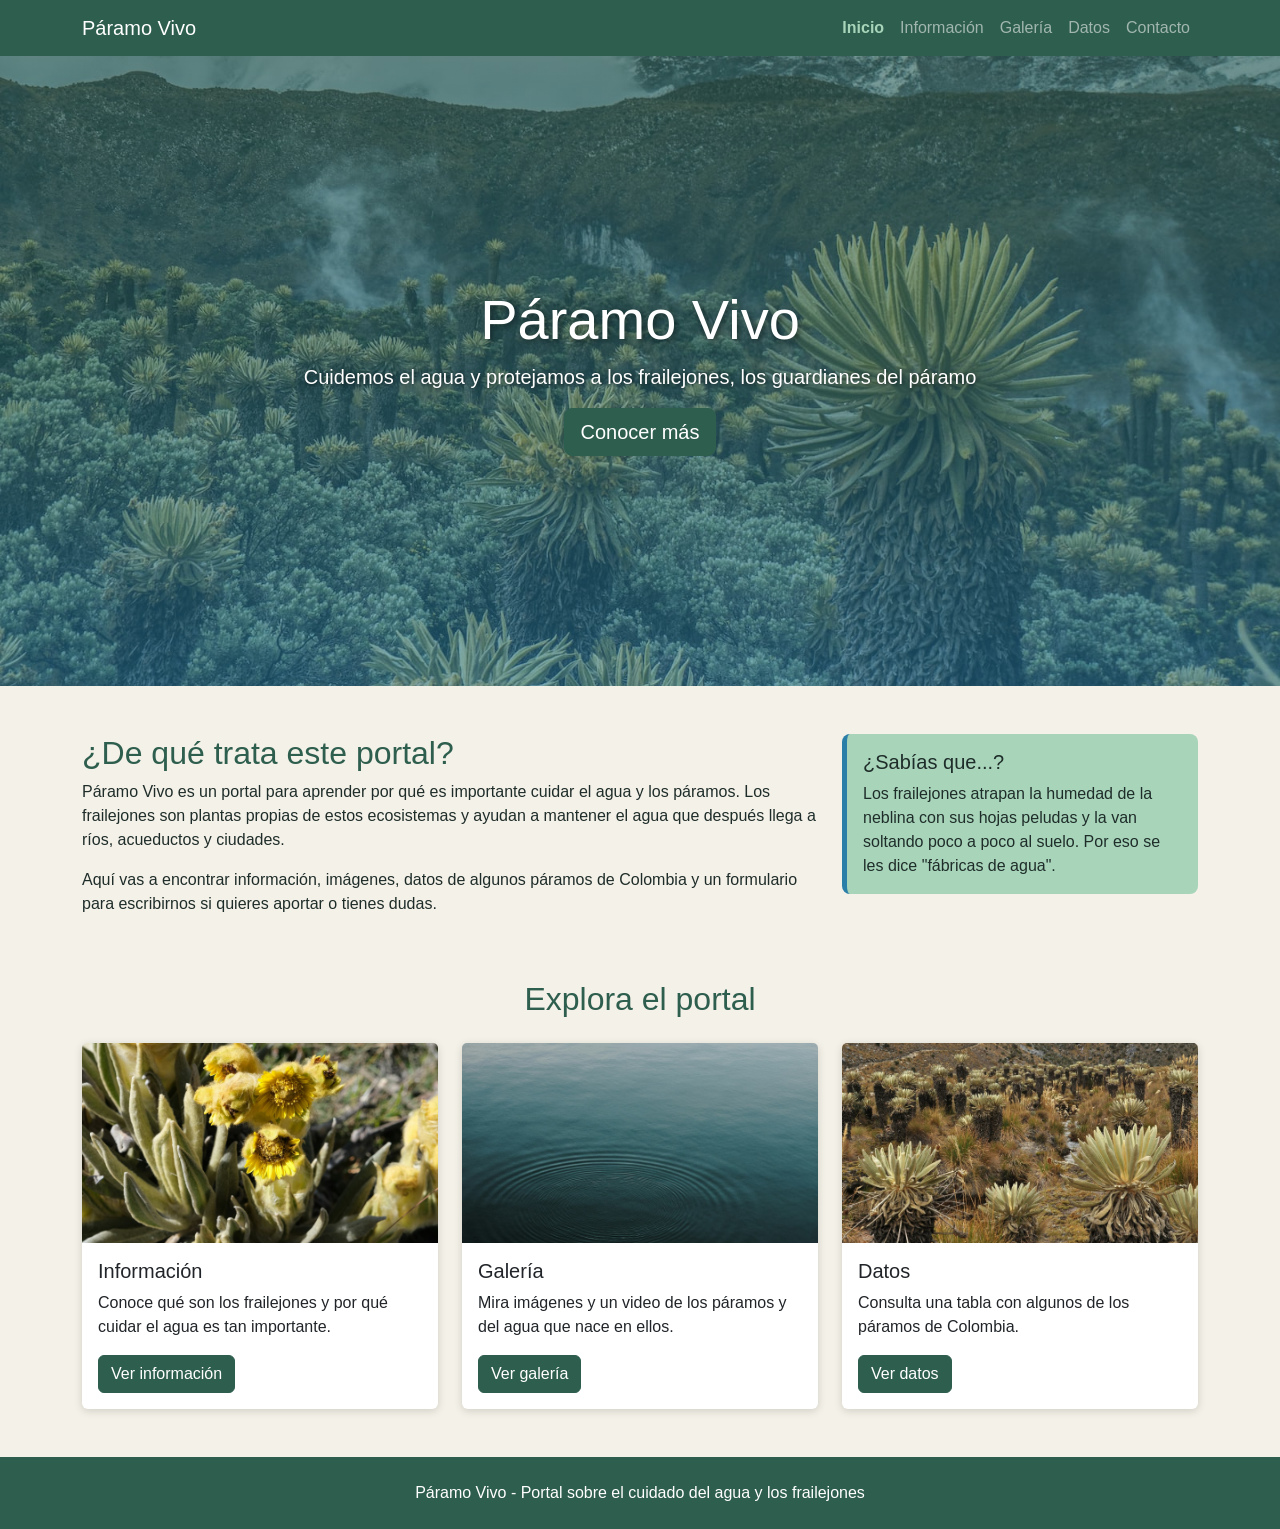
<file: index.html>
<!DOCTYPE html>
<html lang="es">
<head>
  <meta charset="UTF-8">
  <meta name="viewport" content="width=device-width, initial-scale=1.0">
  <meta name="description" content="Portal sobre el cuidado del agua y los frailejones en los páramos de Colombia">
  <meta name="keywords" content="agua, frailejones, páramo, medio ambiente, sostenibilidad">
  <meta name="author" content="Juan Camilo Marín Quintero">
  <meta property="og:title" content="Páramo Vivo - Inicio">
  <meta property="og:description" content="Portal sobre el cuidado del agua y los frailejones en los páramos de Colombia">
  <title>Páramo Vivo - Inicio</title>

  <!-- Bootstrap -->
  <link href="https://cdn.jsdelivr.net/npm/bootstrap@5.3.3/dist/css/bootstrap.min.css" rel="stylesheet">
  <!-- Mi CSS -->
  <link rel="stylesheet" href="css/style.css">
</head>
<body>
  <header>
    <nav class="navbar navbar-expand-lg navbar-dark barra-principal" aria-label="Menú principal">
      <div class="container">
        <a class="navbar-brand" href="index.html">Páramo Vivo</a>
        <button class="navbar-toggler" type="button" data-bs-toggle="collapse"
          data-bs-target="#menuPrincipal" aria-controls="menuPrincipal"
          aria-expanded="false" aria-label="Abrir menú de navegación">
          <span class="navbar-toggler-icon"></span>
        </button>
        <div class="collapse navbar-collapse" id="menuPrincipal">
          <ul class="navbar-nav ms-auto">
            <li class="nav-item"><a class="nav-link active" aria-current="page" href="index.html">Inicio</a></li>
            <li class="nav-item"><a class="nav-link" href="informacion.html">Información</a></li>
            <li class="nav-item"><a class="nav-link" href="galeria.html">Galería</a></li>
            <li class="nav-item"><a class="nav-link" href="tabla.html">Datos</a></li>
            <li class="nav-item"><a class="nav-link" href="contacto.html">Contacto</a></li>
          </ul>
        </div>
      </div>
    </nav>
  </header>

  <main>
    <!-- Hero / banner principal -->
    <section class="hero text-center text-white d-flex align-items-center">
      <div class="container">
        <h1>Páramo Vivo</h1>
        <p class="lead">Cuidemos el agua y protejamos a los frailejones, los guardianes del páramo</p>
        <a href="informacion.html" class="btn btn-success btn-lg">Conocer más</a>
      </div>
    </section>

    <!-- Resumen del portal -->
    <section class="container my-5">
      <div class="row">
        <article class="col-lg-8">
          <h2>¿De qué trata este portal?</h2>
          <p>
            Páramo Vivo es un portal para aprender por qué es importante cuidar el agua y los
            páramos. Los frailejones son plantas propias de estos ecosistemas y ayudan a
            mantener el agua que después llega a ríos, acueductos y ciudades.
          </p>
          <p>
            Aquí vas a encontrar información, imágenes, datos de algunos páramos de Colombia
            y un formulario para escribirnos si quieres aportar o tienes dudas.
          </p>
        </article>

        <aside class="col-lg-4">
          <div class="dato-aside p-3">
            <h3 class="h5">¿Sabías que...?</h3>
            <p class="mb-0">
              Los frailejones atrapan la humedad de la neblina con sus hojas peludas y la
              van soltando poco a poco al suelo. Por eso se les dice "fábricas de agua".
            </p>
          </div>
        </aside>
      </div>
    </section>

    <!-- Accesos rápidos con cards de Bootstrap -->
    <section class="container mb-5">
      <h2 class="text-center mb-4">Explora el portal</h2>
      <div class="row g-4">

        <div class="col-md-4">
          <div class="card h-100">
            <img src="img/frailejon-1.jpg" class="card-img-top" alt="Primer plano de frailejones con flores amarillas">
            <div class="card-body">
              <h3 class="card-title h5">Información</h3>
              <p class="card-text">Conoce qué son los frailejones y por qué cuidar el agua es tan importante.</p>
              <a href="informacion.html" class="btn btn-success">Ver información</a>
            </div>
          </div>
        </div>

        <div class="col-md-4">
          <div class="card h-100">
            <img src="img/agua-1.jpg" class="card-img-top" alt="Superficie de agua tranquila con ondas circulares">
            <div class="card-body">
              <h3 class="card-title h5">Galería</h3>
              <p class="card-text">Mira imágenes y un video de los páramos y del agua que nace en ellos.</p>
              <a href="galeria.html" class="btn btn-success">Ver galería</a>
            </div>
          </div>
        </div>

        <div class="col-md-4">
          <div class="card h-100">
            <img src="img/paramo-1.jpg" class="card-img-top" alt="Frailejones en un páramo con montañas al fondo">
            <div class="card-body">
              <h3 class="card-title h5">Datos</h3>
              <p class="card-text">Consulta una tabla con algunos de los páramos de Colombia.</p>
              <a href="tabla.html" class="btn btn-success">Ver datos</a>
            </div>
          </div>
        </div>

      </div>
    </section>
  </main>

  <footer class="pie-pagina text-center py-4">
    <p class="mb-0">Páramo Vivo - Portal sobre el cuidado del agua y los frailejones</p>
  </footer>

  <script src="https://cdn.jsdelivr.net/npm/bootstrap@5.3.3/dist/js/bootstrap.bundle.min.js"></script>
  <script src="js/script.js"></script>
</body>
</html>
</file>
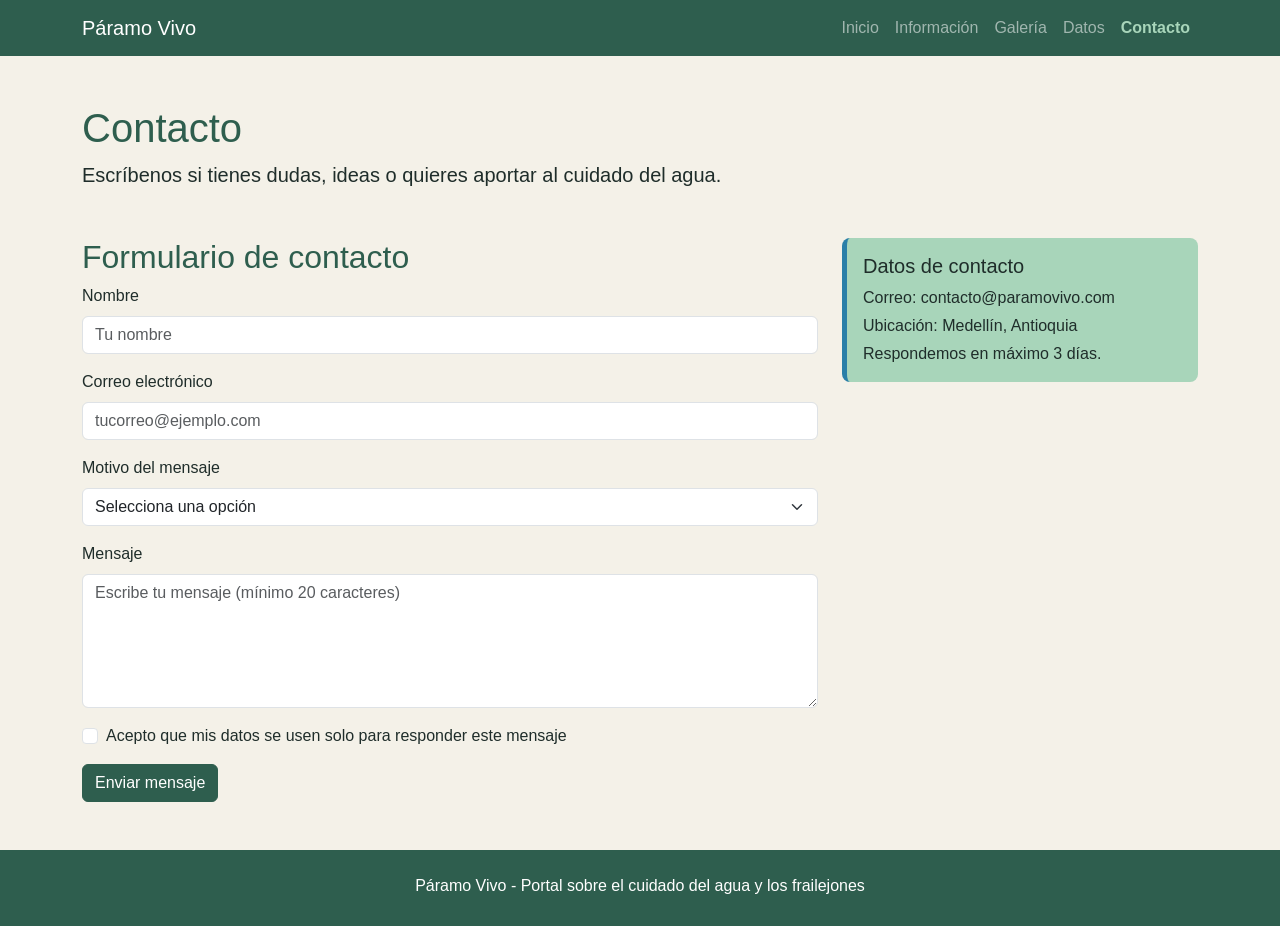
<file: contacto.html>
<!DOCTYPE html>
<html lang="es">
<head>
<meta charset="UTF-8">
<meta name="viewport" content="width=device-width, initial-scale=1.0">
<meta name="description" content="Formulario de contacto del portal Páramo Vivo">
<meta name="keywords" content="agua, frailejones, páramo, medio ambiente, sostenibilidad">
<meta name="author" content="Juan Camilo Marín Quintero">
<meta property="og:title" content="Páramo Vivo - Contacto">
<meta property="og:description" content="Formulario de contacto del portal Páramo Vivo">
<title>Páramo Vivo - Contacto</title>

<!-- Bootstrap -->
<link href="https://cdn.jsdelivr.net/npm/bootstrap@5.3.3/dist/css/bootstrap.min.css" rel="stylesheet">
<!-- Mi CSS -->
<link rel="stylesheet" href="css/style.css">
</head>
<body>
<header>
    <nav class="navbar navbar-expand-lg navbar-dark barra-principal" aria-label="Menú principal">
      <div class="container">
        <a class="navbar-brand" href="index.html">Páramo Vivo</a>
        <button class="navbar-toggler" type="button" data-bs-toggle="collapse"
          data-bs-target="#menuPrincipal" aria-controls="menuPrincipal"
          aria-expanded="false" aria-label="Abrir menú de navegación">
          <span class="navbar-toggler-icon"></span>
        </button>
        <div class="collapse navbar-collapse" id="menuPrincipal">
          <ul class="navbar-nav ms-auto">
          <li class="nav-item"><a class="nav-link" href="index.html">Inicio</a></li>
          <li class="nav-item"><a class="nav-link" href="informacion.html">Información</a></li>
          <li class="nav-item"><a class="nav-link" href="galeria.html">Galería</a></li>
          <li class="nav-item"><a class="nav-link" href="tabla.html">Datos</a></li>
          <li class="nav-item"><a class="nav-link active" aria-current="page" href="contacto.html">Contacto</a></li>
          </ul>
        </div>
      </div>
    </nav>
  </header>

  <main>
    <section class="container my-5">
      <h1>Contacto</h1>
      <p class="lead">Escríbenos si tienes dudas, ideas o quieres aportar al cuidado del agua.</p>
    </section>

    <div class="container mb-5">
      <div class="row">
        <section class="col-lg-8">
          <article>
            <h2>Formulario de contacto</h2>

            <!-- Aqui sale el mensaje de exito (lo maneja script.js) -->
            <div id="mensaje-exito" class="alert alert-success d-none" role="alert"></div>

            <form id="formulario-contacto" novalidate>

              <div class="mb-3">
                <label for="nombre" class="form-label">Nombre</label>
                <input type="text" class="form-control" id="nombre" name="nombre" placeholder="Tu nombre">
                <div id="error-nombre" class="mensaje-error" aria-live="polite"></div>
              </div>

              <div class="mb-3">
                <label for="email" class="form-label">Correo electrónico</label>
                <input type="email" class="form-control" id="email" name="email" placeholder="tucorreo@ejemplo.com">
                <div id="error-email" class="mensaje-error" aria-live="polite"></div>
              </div>

              <div class="mb-3">
                <label for="motivo" class="form-label">Motivo del mensaje</label>
                <select class="form-select" id="motivo" name="motivo">
                  <option value="">Selecciona una opción</option>
                  <option value="informacion">Quiero más información</option>
                  <option value="voluntariado">Quiero ser voluntario</option>
                  <option value="sugerencia">Tengo una sugerencia</option>
                  <option value="otro">Otro</option>
                </select>
                <div id="error-motivo" class="mensaje-error" aria-live="polite"></div>
              </div>

              <div class="mb-3">
                <label for="mensaje" class="form-label">Mensaje</label>
                <textarea class="form-control" id="mensaje" name="mensaje" rows="5" placeholder="Escribe tu mensaje (mínimo 20 caracteres)"></textarea>
                <div id="error-mensaje" class="mensaje-error" aria-live="polite"></div>
              </div>

              <div class="mb-3 form-check">
                <input type="checkbox" class="form-check-input" id="acepto" name="acepto">
                <label class="form-check-label" for="acepto">Acepto que mis datos se usen solo para responder este mensaje</label>
                <div id="error-acepto" class="mensaje-error" aria-live="polite"></div>
              </div>

              <button type="submit" class="btn btn-success">Enviar mensaje</button>
            </form>
          </article>
        </section>

        <aside class="col-lg-4 mt-4 mt-lg-0">
          <div class="dato-aside p-3">
            <h3 class="h5">Datos de contacto</h3>
            <p class="mb-1">Correo: contacto@paramovivo.com</p>
            <p class="mb-1">Ubicación: Medellín, Antioquia</p>
            <p class="mb-0">Respondemos en máximo 3 días.</p>
          </div>
        </aside>
      </div>
    </div>
  </main>

  <footer class="pie-pagina text-center py-4">
    <p class="mb-1">Páramo Vivo - Portal sobre el cuidado del agua y los frailejones</p>
    

  <script src="https://cdn.jsdelivr.net/npm/bootstrap@5.3.3/dist/js/bootstrap.bundle.min.js"></script>
  <script src="js/script.js"></script>
</body>
</html>
</file>
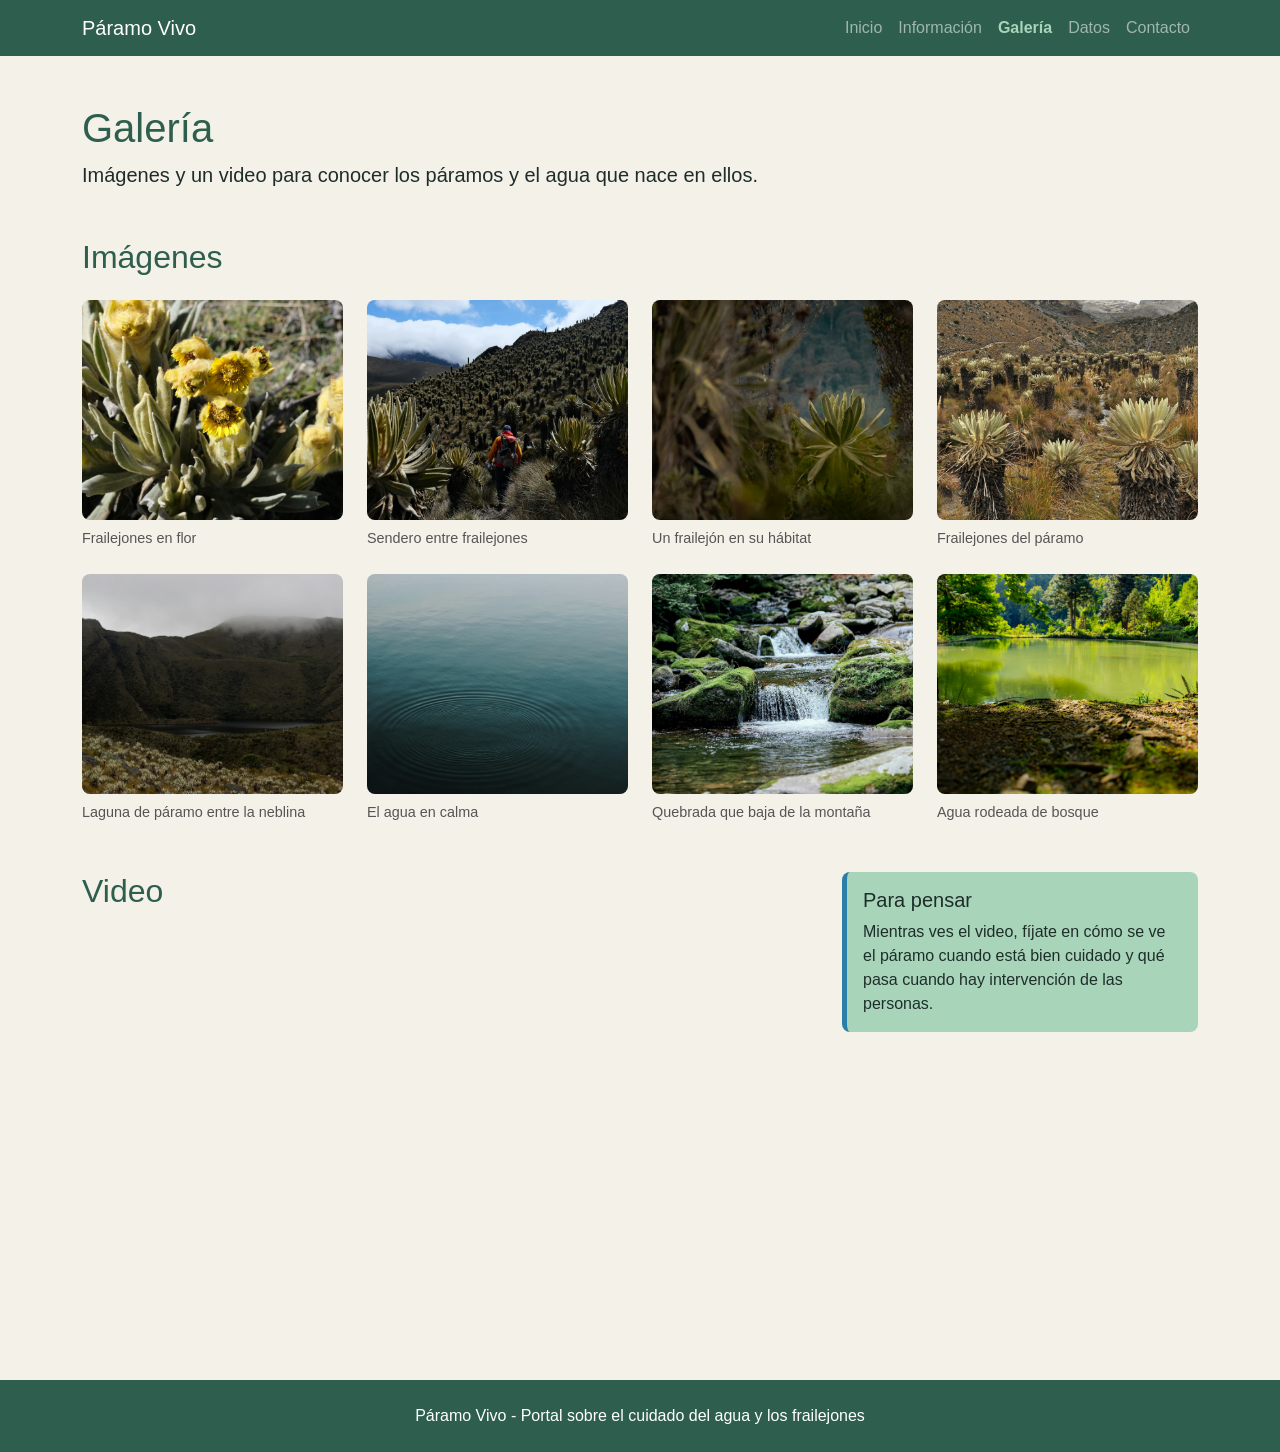
<file: galeria.html>
<!DOCTYPE html>
<html lang="es">
<head>
  <meta charset="UTF-8">
  <meta name="viewport" content="width=device-width, initial-scale=1.0">
  <meta name="description" content="Galería de imágenes y video sobre los páramos, los frailejones y el agua">
  <meta name="keywords" content="agua, frailejones, páramo, medio ambiente, sostenibilidad">
  <meta name="author" content="Juan Camilo Marín Quintero">
  <meta property="og:title" content="Páramo Vivo - Galería">
  <meta property="og:description" content="Galería de imágenes y video sobre los páramos, los frailejones y el agua">
  <title>Páramo Vivo - Galería</title>

  <!-- Bootstrap -->
  <link href="https://cdn.jsdelivr.net/npm/bootstrap@5.3.3/dist/css/bootstrap.min.css" rel="stylesheet">
  <!-- Mi CSS -->
  <link rel="stylesheet" href="css/style.css">
</head>
<body>
  <header>
    <nav class="navbar navbar-expand-lg navbar-dark barra-principal" aria-label="Menú principal">
      <div class="container">
        <a class="navbar-brand" href="index.html">Páramo Vivo</a>
        <button class="navbar-toggler" type="button" data-bs-toggle="collapse"
          data-bs-target="#menuPrincipal" aria-controls="menuPrincipal"
          aria-expanded="false" aria-label="Abrir menú de navegación">
          <span class="navbar-toggler-icon"></span>
        </button>
        <div class="collapse navbar-collapse" id="menuPrincipal">
          <ul class="navbar-nav ms-auto">
            <li class="nav-item"><a class="nav-link" href="index.html">Inicio</a></li>
            <li class="nav-item"><a class="nav-link" href="informacion.html">Información</a></li>
            <li class="nav-item"><a class="nav-link active" aria-current="page" href="galeria.html">Galería</a></li>
            <li class="nav-item"><a class="nav-link" href="tabla.html">Datos</a></li>
            <li class="nav-item"><a class="nav-link" href="contacto.html">Contacto</a></li>
          </ul>
        </div>
      </div>
    </nav>
  </header>

  <main>
    <section class="container my-5">
      <h1>Galería</h1>
      <p class="lead">Imágenes y un video para conocer los páramos y el agua que nace en ellos.</p>
    </section>

    <!-- Galería de imágenes -->
    <section class="container mb-5">
      <h2 class="mb-4">Imágenes</h2>
      <div class="row g-4">
        <div class="col-6 col-md-4 col-lg-3">
          <figure class="figura-galeria">
            <img src="img/frailejon-1.jpg" class="img-fluid" alt="Primer plano de frailejones con flores amarillas">
            <figcaption>Frailejones en flor</figcaption>
          </figure>
        </div>
        <div class="col-6 col-md-4 col-lg-3">
          <figure class="figura-galeria">
            <img src="img/frailejon-2.jpg" class="img-fluid" alt="Persona caminando por un sendero entre frailejones">
            <figcaption>Sendero entre frailejones</figcaption>
          </figure>
        </div>
        <div class="col-6 col-md-4 col-lg-3">
          <figure class="figura-galeria">
            <img src="img/frailejon-3.jpg" class="img-fluid" alt="Frailejón entre la vegetación del páramo">
            <figcaption>Un frailejón en su hábitat</figcaption>
          </figure>
        </div>
        <div class="col-6 col-md-4 col-lg-3">
          <figure class="figura-galeria">
            <img src="img/paramo-1.jpg" class="img-fluid" alt="Frailejones en un páramo con montañas al fondo">
            <figcaption>Frailejones del páramo</figcaption>
          </figure>
        </div>
        <div class="col-6 col-md-4 col-lg-3">
          <figure class="figura-galeria">
            <img src="img/paramo-2.jpg" class="img-fluid" alt="Laguna entre montañas cubiertas de neblina">
            <figcaption>Laguna de páramo entre la neblina</figcaption>
          </figure>
        </div>
        <div class="col-6 col-md-4 col-lg-3">
          <figure class="figura-galeria">
            <img src="img/agua-1.jpg" class="img-fluid" alt="Superficie de agua tranquila con ondas circulares">
            <figcaption>El agua en calma</figcaption>
          </figure>
        </div>
        <div class="col-6 col-md-4 col-lg-3">
          <figure class="figura-galeria">
            <img src="img/agua-2.jpg" class="img-fluid" alt="Quebrada con pequeñas cascadas entre rocas con musgo">
            <figcaption>Quebrada que baja de la montaña</figcaption>
          </figure>
        </div>
        <div class="col-6 col-md-4 col-lg-3">
          <figure class="figura-galeria">
            <img src="img/laguna-1.jpg" class="img-fluid" alt="Estanque de agua verde rodeado de bosque">
            <figcaption>Agua rodeada de bosque</figcaption>
          </figure>
        </div>
      </div>
    </section>

    <!-- Video -->
    <section class="container mb-5">
      <div class="row">
        <article class="col-lg-8">
          <h2>Video</h2>
          <div class="ratio ratio-16x9">
            <iframe src="https://www.youtube.com/embed/aEEJhiXfK8o"
              title="Video sobre los frailejones y el agua"
              allowfullscreen></iframe>
          </div>
        </article>

        <aside class="col-lg-4 mt-4 mt-lg-0">
          <div class="dato-aside p-3">
            <h3 class="h5">Para pensar</h3>
            <p class="mb-0">
              Mientras ves el video, fíjate en cómo se ve el páramo cuando está bien
              cuidado y qué pasa cuando hay intervención de las personas.
            </p>
          </div>
        </aside>
      </div>
    </section>
  </main>

  <footer class="pie-pagina text-center py-4">
    <p class="mb-0">Páramo Vivo - Portal sobre el cuidado del agua y los frailejones</p>
  </footer>

  <script src="https://cdn.jsdelivr.net/npm/bootstrap@5.3.3/dist/js/bootstrap.bundle.min.js"></script>
  <script src="js/script.js"></script>
</body>
</html>
</file>
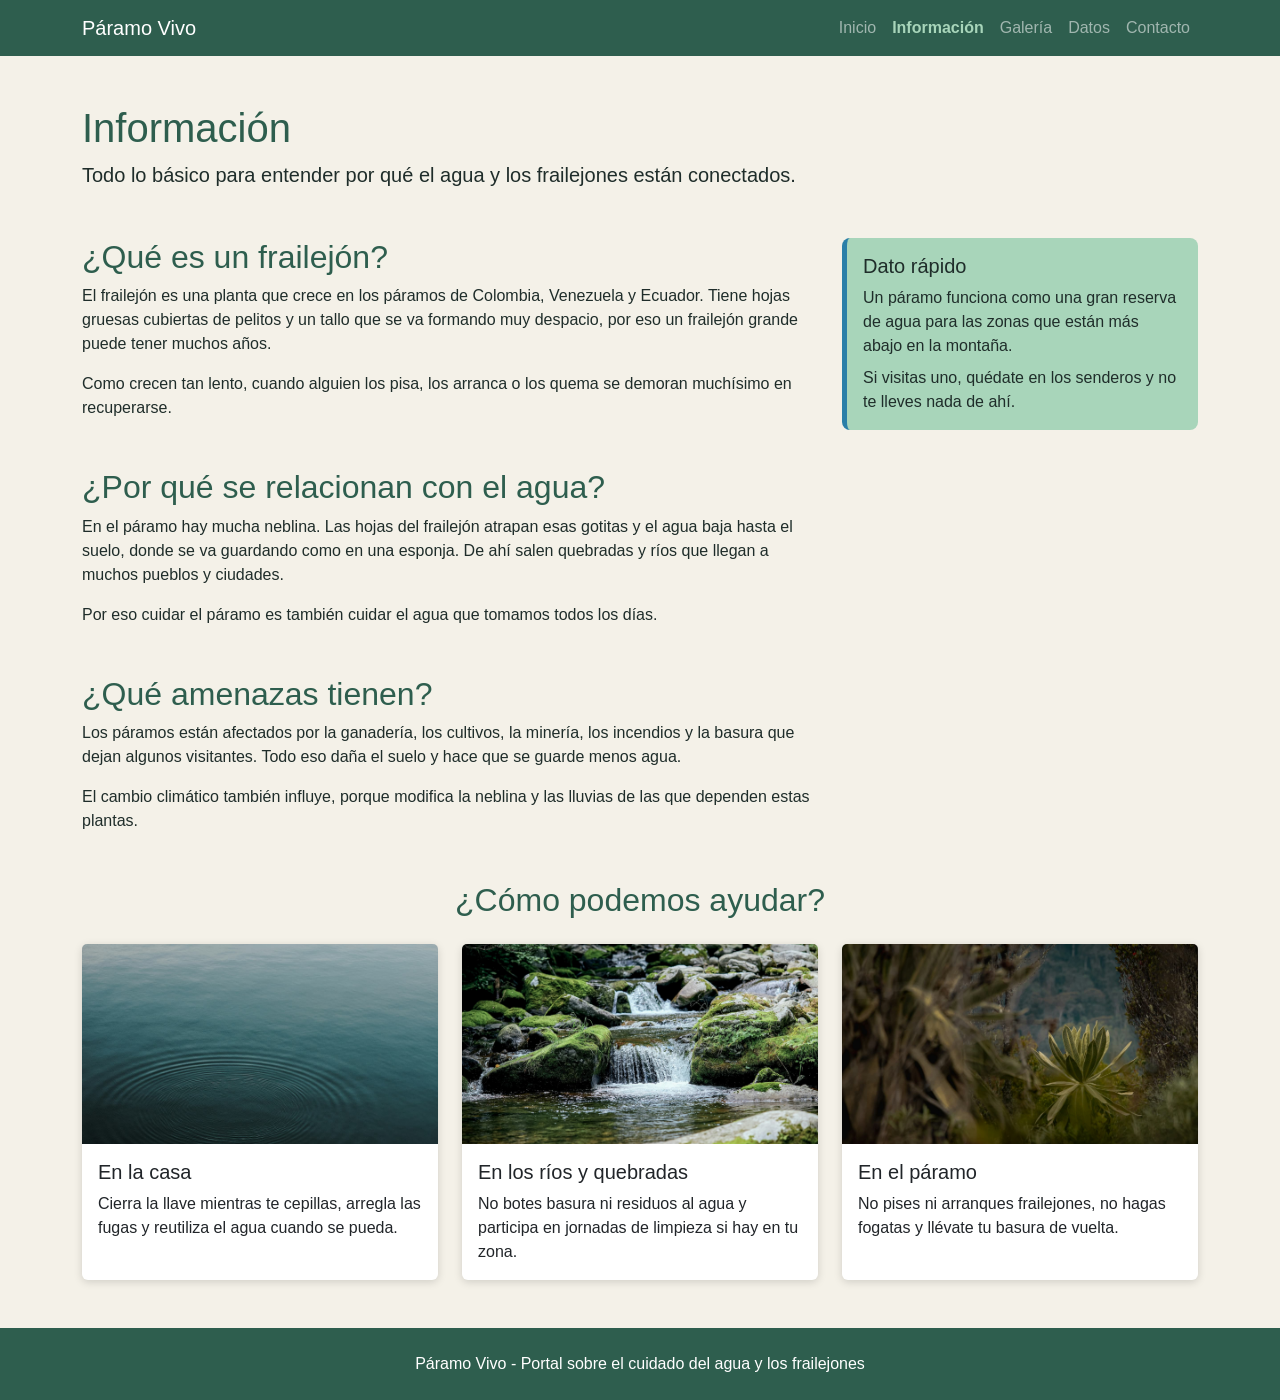
<file: informacion.html>
<!DOCTYPE html>
<html lang="es">
<head>
  <meta charset="UTF-8">
  <meta name="viewport" content="width=device-width, initial-scale=1.0">
  <meta name="description" content="Información sobre los frailejones, el agua y cómo cuidar los páramos">
  <meta name="keywords" content="agua, frailejones, páramo, medio ambiente, sostenibilidad">
  <meta name="author" content="Juan Camilo Marín Quintero">
  <meta property="og:title" content="Páramo Vivo - Información">
  <meta property="og:description" content="Información sobre los frailejones, el agua y cómo cuidar los páramos">
  <title>Páramo Vivo - Información</title>

  <!-- Bootstrap -->
  <link href="https://cdn.jsdelivr.net/npm/bootstrap@5.3.3/dist/css/bootstrap.min.css" rel="stylesheet">
  <!-- Mi CSS -->
  <link rel="stylesheet" href="css/style.css">
</head>
<body>
  <header>
    <nav class="navbar navbar-expand-lg navbar-dark barra-principal" aria-label="Menú principal">
      <div class="container">
        <a class="navbar-brand" href="index.html">Páramo Vivo</a>
        <button class="navbar-toggler" type="button" data-bs-toggle="collapse"
          data-bs-target="#menuPrincipal" aria-controls="menuPrincipal"
          aria-expanded="false" aria-label="Abrir menú de navegación">
          <span class="navbar-toggler-icon"></span>
        </button>
        <div class="collapse navbar-collapse" id="menuPrincipal">
          <ul class="navbar-nav ms-auto">
            <li class="nav-item"><a class="nav-link" href="index.html">Inicio</a></li>
            <li class="nav-item"><a class="nav-link active" aria-current="page" href="informacion.html">Información</a></li>
            <li class="nav-item"><a class="nav-link" href="galeria.html">Galería</a></li>
            <li class="nav-item"><a class="nav-link" href="tabla.html">Datos</a></li>
            <li class="nav-item"><a class="nav-link" href="contacto.html">Contacto</a></li>
          </ul>
        </div>
      </div>
    </nav>
  </header>

  <main>
    <section class="container my-5">
      <h1>Información</h1>
      <p class="lead">Todo lo básico para entender por qué el agua y los frailejones están conectados.</p>
    </section>

    <div class="container">
      <div class="row">
        <div class="col-lg-8">

          <!-- Sección 1 -->
          <section class="mb-5">
            <article>
              <h2>¿Qué es un frailejón?</h2>
              <p>
                El frailejón es una planta que crece en los páramos de Colombia, Venezuela y
                Ecuador. Tiene hojas gruesas cubiertas de pelitos y un tallo que se va
                formando muy despacio, por eso un frailejón grande puede tener muchos años.
              </p>
              <p>
                Como crecen tan lento, cuando alguien los pisa, los arranca o los quema se
                demoran muchísimo en recuperarse.
              </p>
            </article>
          </section>

          <!-- Sección 2 -->
          <section class="mb-5">
            <article>
              <h2>¿Por qué se relacionan con el agua?</h2>
              <p>
                En el páramo hay mucha neblina. Las hojas del frailejón atrapan esas gotitas
                y el agua baja hasta el suelo, donde se va guardando como en una esponja.
                De ahí salen quebradas y ríos que llegan a muchos pueblos y ciudades.
              </p>
              <p>
                Por eso cuidar el páramo es también cuidar el agua que tomamos todos los días.
              </p>
            </article>
          </section>

          <!-- Sección 3 -->
          <section class="mb-5">
            <article>
              <h2>¿Qué amenazas tienen?</h2>
              <p>
                Los páramos están afectados por la ganadería, los cultivos, la minería, los
                incendios y la basura que dejan algunos visitantes. Todo eso daña el suelo y
                hace que se guarde menos agua.
              </p>
              <p>
                El cambio climático también influye, porque modifica la neblina y las lluvias
                de las que dependen estas plantas.
              </p>
            </article>
          </section>

        </div>

        <aside class="col-lg-4">
          <div class="dato-aside p-3">
            <h3 class="h5">Dato rápido</h3>
            <p class="mb-2">
              Un páramo funciona como una gran reserva de agua para las zonas que están
              más abajo en la montaña.
            </p>
            <p class="mb-0">
              Si visitas uno, quédate en los senderos y no te lleves nada de ahí.
            </p>
          </div>
        </aside>
      </div>
    </div>

    <!-- Cards con consejos -->
    <section class="container mb-5">
      <h2 class="text-center mb-4">¿Cómo podemos ayudar?</h2>
      <div class="row g-4">

        <div class="col-md-4">
          <div class="card h-100">
            <img src="img/agua-1.jpg" class="card-img-top" alt="Superficie de agua tranquila con ondas circulares">
            <div class="card-body">
              <h3 class="card-title h5">En la casa</h3>
              <p class="card-text">Cierra la llave mientras te cepillas, arregla las fugas y reutiliza el agua cuando se pueda.</p>
            </div>
          </div>
        </div>

        <div class="col-md-4">
          <div class="card h-100">
            <img src="img/agua-2.jpg" class="card-img-top" alt="Quebrada con pequeñas cascadas entre rocas con musgo">
            <div class="card-body">
              <h3 class="card-title h5">En los ríos y quebradas</h3>
              <p class="card-text">No botes basura ni residuos al agua y participa en jornadas de limpieza si hay en tu zona.</p>
            </div>
          </div>
        </div>

        <div class="col-md-4">
          <div class="card h-100">
            <img src="img/frailejon-3.jpg" class="card-img-top" alt="Frailejón entre la vegetación del páramo">
            <div class="card-body">
              <h3 class="card-title h5">En el páramo</h3>
              <p class="card-text">No pises ni arranques frailejones, no hagas fogatas y llévate tu basura de vuelta.</p>
            </div>
          </div>
        </div>

      </div>
    </section>
  </main>

  <footer class="pie-pagina text-center py-4">
    <p class="mb-0">Páramo Vivo - Portal sobre el cuidado del agua y los frailejones</p>
  </footer>

  <script src="https://cdn.jsdelivr.net/npm/bootstrap@5.3.3/dist/js/bootstrap.bundle.min.js"></script>
  <script src="js/script.js"></script>
</body>
</html>
</file>
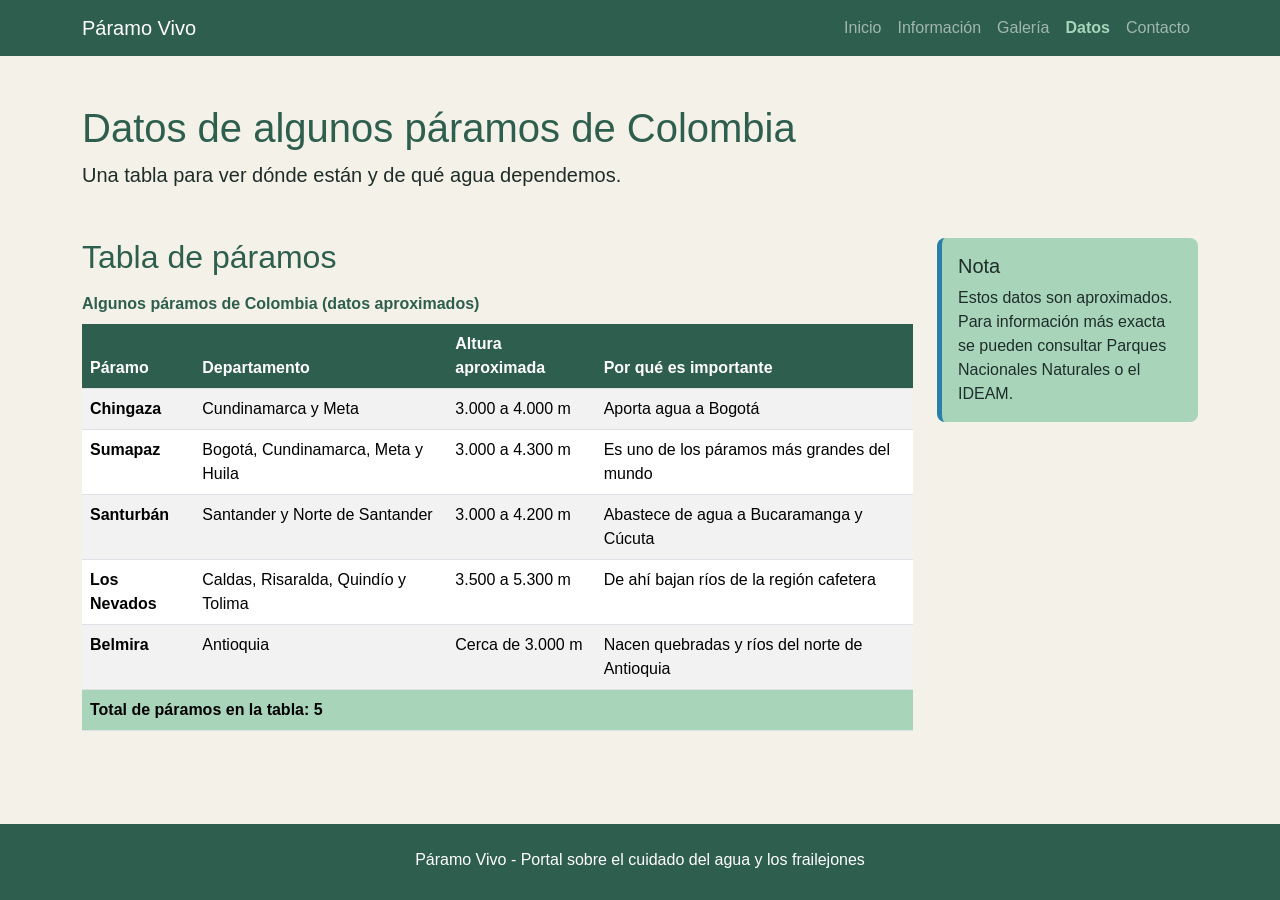
<file: tabla.html>
<!DOCTYPE html>
<html lang="es">
<head>
<meta charset="UTF-8">
<meta name="viewport" content="width=device-width, initial-scale=1.0">
<meta name="description" content="Tabla con datos de algunos páramos de Colombia y su importancia para el agua">
<meta name="keywords" content="agua, frailejones, páramo, medio ambiente, sostenibilidad">
<meta name="author" content="Juan Camilo Marín Quintero">
<meta property="og:title" content="Páramo Vivo - Datos">
<meta property="og:description" content="Tabla con datos de algunos páramos de Colombia y su importancia para el agua">
<title>Páramo Vivo - Datos</title>

<!-- Bootstrap -->
<link href="https://cdn.jsdelivr.net/npm/bootstrap@5.3.3/dist/css/bootstrap.min.css" rel="stylesheet">
<!-- Mi CSS -->
<link rel="stylesheet" href="css/style.css">
</head>
<body>
<header>
    <nav class="navbar navbar-expand-lg navbar-dark barra-principal" aria-label="Menú principal">
    <div class="container">
        <a class="navbar-brand" href="index.html">Páramo Vivo</a>
        <button class="navbar-toggler" type="button" data-bs-toggle="collapse"
          data-bs-target="#menuPrincipal" aria-controls="menuPrincipal"
          aria-expanded="false" aria-label="Abrir menú de navegación">
          <span class="navbar-toggler-icon"></span>
        </button>
        <div class="collapse navbar-collapse" id="menuPrincipal">
          <ul class="navbar-nav ms-auto">
          <li class="nav-item"><a class="nav-link" href="index.html">Inicio</a></li>
          <li class="nav-item"><a class="nav-link" href="informacion.html">Información</a></li>
          <li class="nav-item"><a class="nav-link" href="galeria.html">Galería</a></li>
          <li class="nav-item"><a class="nav-link active" aria-current="page" href="tabla.html">Datos</a></li>
          <li class="nav-item"><a class="nav-link" href="contacto.html">Contacto</a></li>
          </ul>
        </div>
      </div>
    </nav>
  </header>

  <main>
    <section class="container my-5">
      <h1>Datos de algunos páramos de Colombia</h1>
      <p class="lead">Una tabla para ver dónde están y de qué agua dependemos.</p>
    </section>

    <div class="container mb-5">
      <div class="row">
        <section class="col-lg-9">
          <article>
            <h2>Tabla de páramos</h2>
            <div class="table-responsive">
              <table class="table table-striped table-hover tabla-paramos">
                <caption>Algunos páramos de Colombia (datos aproximados)</caption>
                <thead>
                  <tr>
                    <th scope="col">Páramo</th>
                    <th scope="col">Departamento</th>
                    <th scope="col">Altura aproximada</th>
                    <th scope="col">Por qué es importante</th>
                  </tr>
                </thead>
                <tbody>
                  <tr>
                    <th scope="row">Chingaza</th>
                    <td>Cundinamarca y Meta</td>
                    <td>3.000 a 4.000 m</td>
                    <td>Aporta agua a Bogotá</td>
                  </tr>
                  <tr>
                    <th scope="row">Sumapaz</th>
                    <td>Bogotá, Cundinamarca, Meta y Huila</td>
                    <td>3.000 a 4.300 m</td>
                    <td>Es uno de los páramos más grandes del mundo</td>
                  </tr>
                  <tr>
                    <th scope="row">Santurbán</th>
                    <td>Santander y Norte de Santander</td>
                    <td>3.000 a 4.200 m</td>
                    <td>Abastece de agua a Bucaramanga y Cúcuta</td>
                  </tr>
                  <tr>
                    <th scope="row">Los Nevados</th>
                    <td>Caldas, Risaralda, Quindío y Tolima</td>
                    <td>3.500 a 5.300 m</td>
                    <td>De ahí bajan ríos de la región cafetera</td>
                  </tr>
                  <tr>
                    <th scope="row">Belmira</th>
                    <td>Antioquia</td>
                    <td>Cerca de 3.000 m</td>
                    <td>Nacen quebradas y ríos del norte de Antioquia</td>
                  </tr>
                </tbody>
                <tfoot>
                  <tr>
                    <td colspan="4">Total de páramos en la tabla: 5</td>
                  </tr>
                </tfoot>
              </table>
            </div>
          </article>
        </section>

        <aside class="col-lg-3 mt-4 mt-lg-0">
          <div class="dato-aside p-3">
            <h3 class="h5">Nota</h3>
            <p class="mb-0">
              Estos datos son aproximados. Para información más exacta se pueden consultar
              Parques Nacionales Naturales o el IDEAM.
            </p>
          </div>
        </aside>
      </div>
    </div>
  </main>

  <footer class="pie-pagina text-center py-4">
    <p class="mb-1">Páramo Vivo - Portal sobre el cuidado del agua y los frailejones</p>
   

  <script src="https://cdn.jsdelivr.net/npm/bootstrap@5.3.3/dist/js/bootstrap.bundle.min.js"></script>
  <script src="js/script.js"></script>
</body>
</html>
</file>
<file: css/style.css>
/* ==========================================
   Páramo Vivo - Hoja de estilos
   ========================================== */

/* Variables de colores y fuente */
:root {
  --color-primario: #2e5e4e;
  --color-secundario: #2a7fa8;
  --color-claro: #a8d5ba;
  --color-fondo: #f4f1e8;
  --color-texto: #1f2d2a;
  --color-error: #b02a37;
  --fuente-principal: 'Segoe UI', Arial, sans-serif;
}

/* ---------- General ---------- */

/* Con flexbox dejo el footer siempre abajo */
body {
  font-family: var(--fuente-principal);
  background-color: var(--color-fondo);
  color: var(--color-texto);
  display: flex;
  flex-direction: column;
  min-height: 100vh;
}

main {
  flex: 1;
}

h1, h2 {
  color: var(--color-primario);
}

/* ---------- Navbar ---------- */

.barra-principal {
  background-color: var(--color-primario);
}

.barra-principal .nav-link:hover {
  color: var(--color-claro);
}

.barra-principal .nav-link.active {
  color: var(--color-claro);
  font-weight: bold;
}

/* ---------- Botones ---------- */

.btn-success {
  background-color: var(--color-primario);
  border-color: var(--color-primario);
}

.btn-success:hover {
  background-color: var(--color-secundario);
  border-color: var(--color-secundario);
}

/* ---------- Hero del index ---------- */

.hero {
  min-height: 70vh;
  background-color: var(--color-primario);
  background-image: linear-gradient(rgba(46, 94, 78, 0.55), rgba(42, 127, 168, 0.55)),
                    url("../img/hero.jpg");
  background-size: cover;
  background-position: center 65%; /* la foto es vertical, con esto se ve la montaña y los frailejones */
}

.hero h1 {
  color: white;
  font-size: 3.5rem;
  text-shadow: 2px 2px 6px rgba(0, 0, 0, 0.5);
}

.hero .lead {
  text-shadow: 1px 1px 4px rgba(0, 0, 0, 0.6);
}

/* ---------- Recuadro del aside ---------- */

.dato-aside {
  background-color: var(--color-claro);
  border-left: 5px solid var(--color-secundario);
  border-radius: 8px;
}

/* ---------- Cards ---------- */

.card {
  border: none;
  box-shadow: 0 2px 8px rgba(0, 0, 0, 0.15);
  transition: transform 0.2s;
}

.card:hover {
  transform: translateY(-5px);
}

/* Todas las fotos de las cards con la misma altura */
.card-img-top {
  height: 200px;
  object-fit: cover;
}

/* ---------- Galería ---------- */

.figura-galeria {
  margin: 0;
}

/* Fotos del mismo tamaño aunque unas sean verticales y otras horizontales */
.figura-galeria img {
  width: 100%;
  height: 220px;
  object-fit: cover;
  border-radius: 8px;
}

.figura-galeria figcaption {
  margin-top: 0.5rem;
  font-size: 0.9rem;
  color: #555;
}

/* ---------- Tabla ---------- */

.tabla-paramos caption {
  caption-side: top;
  font-weight: bold;
  color: var(--color-primario);
}

.tabla-paramos thead {
  --bs-table-bg: var(--color-primario);
  --bs-table-color: white;
  color: white;
}

.tabla-paramos tfoot {
  --bs-table-bg: var(--color-claro);
  font-weight: bold;
}

/* ---------- Formulario ---------- */

.mensaje-error {
  color: var(--color-error);
  font-size: 0.875rem;
  margin-top: 0.25rem;
}

/* Estas dos clases las va a poner el JavaScript */
.campo-invalido {
  border-color: var(--color-error) !important;
}

.campo-valido {
  border-color: var(--color-primario) !important;
}

/* ---------- Footer ---------- */

.pie-pagina {
  background-color: var(--color-primario);
  color: white;
}

/* ---------- Pantallas pequeñas (celular) ---------- */

@media (max-width: 576px) {
  .hero {
    min-height: 55vh;
  }

  .hero h1 {
    font-size: 2.3rem;
  }

  .card-img-top {
    height: 170px;
  }

  .figura-galeria img {
    height: 160px;
  }
}
</file>
